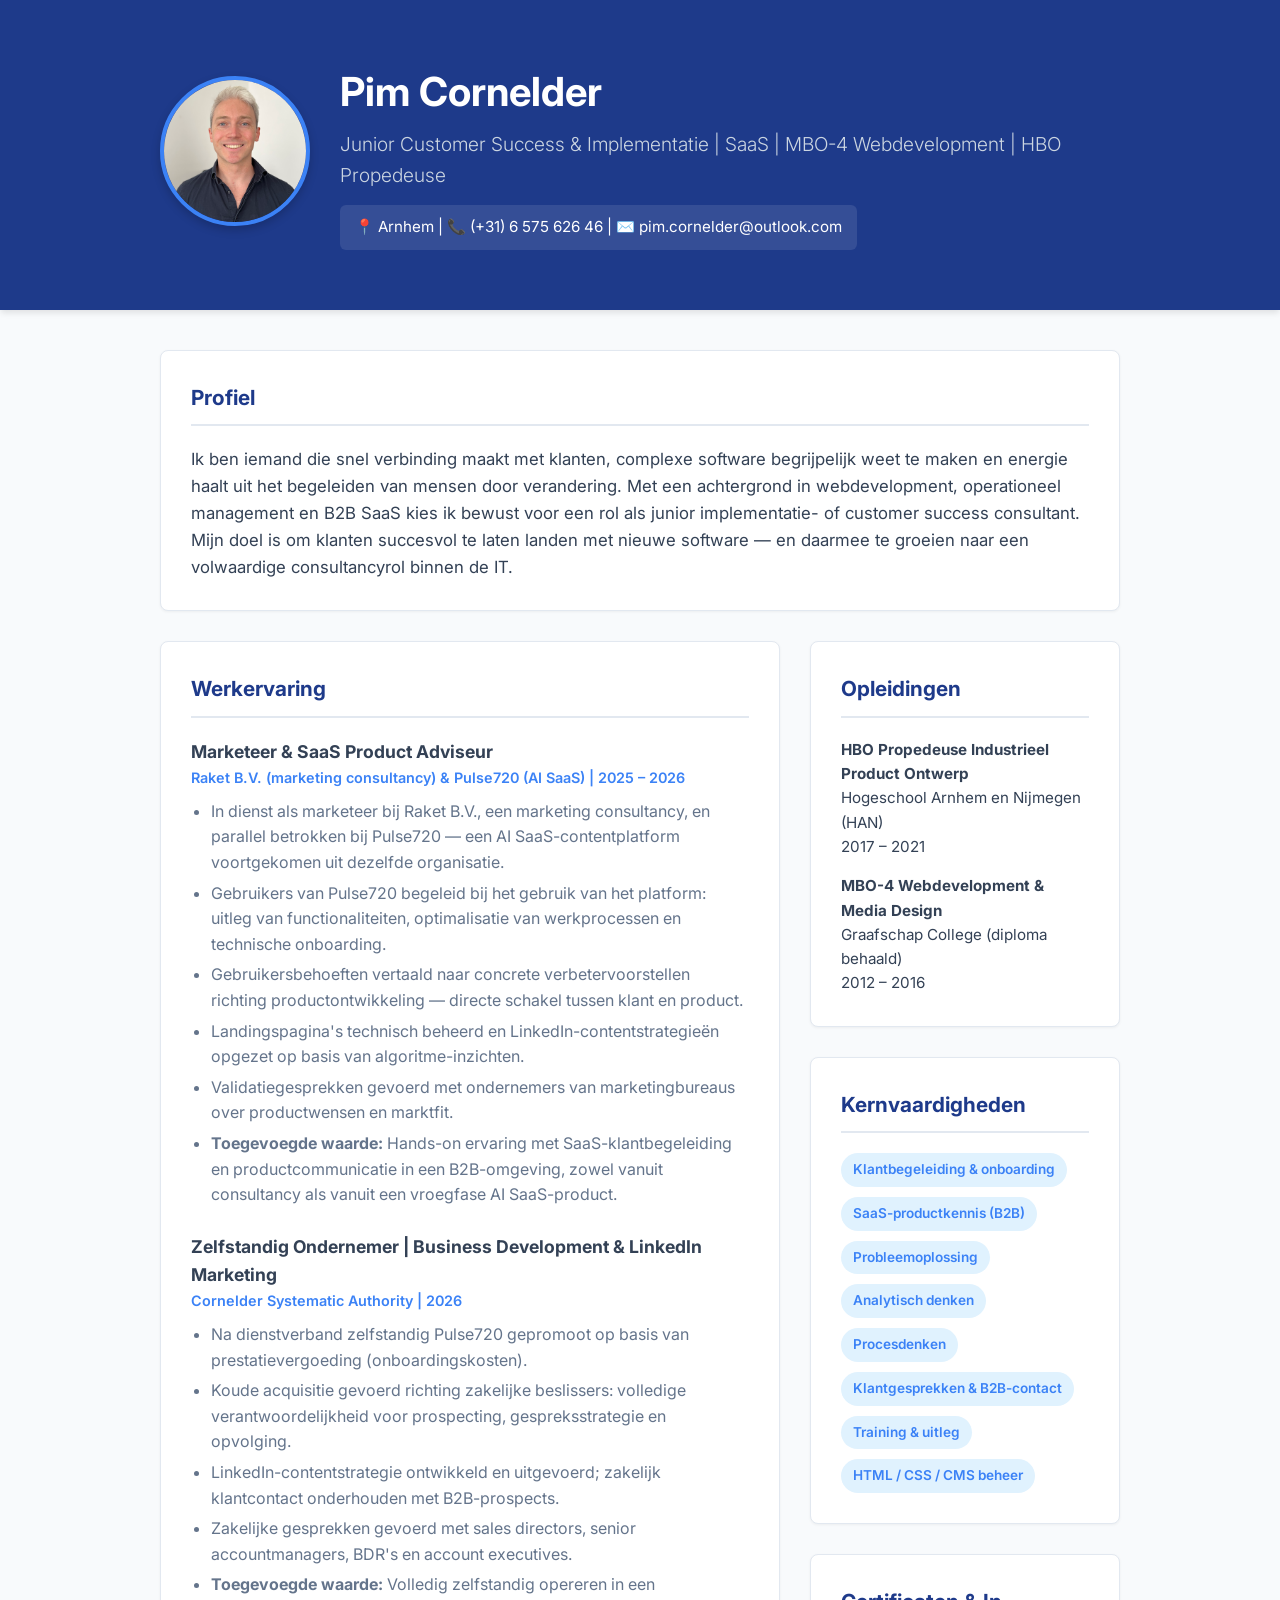
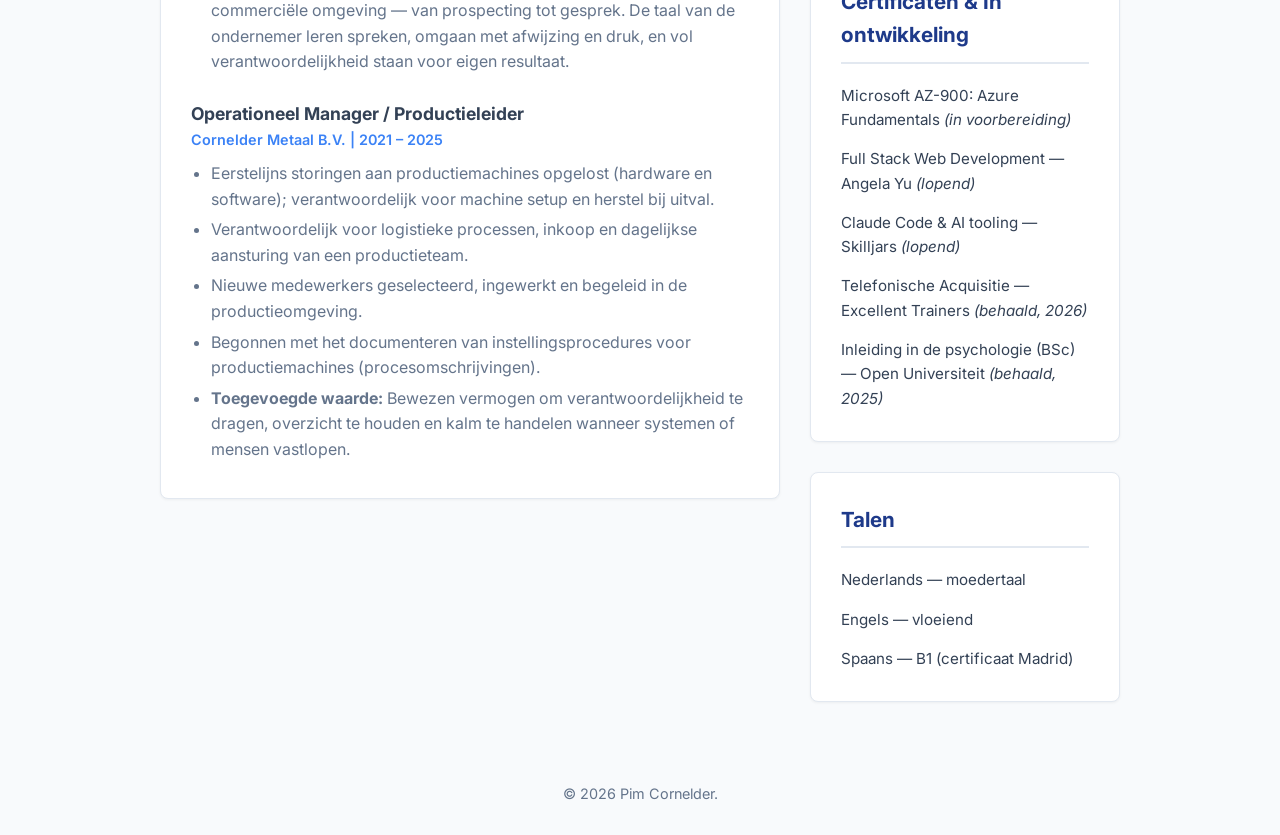
<file: index.html>
<!DOCTYPE html>
<html lang="nl">
<head>
    <meta charset="UTF-8">
    <meta name="viewport" content="width=device-width, initial-scale=1.0">
    <title>Pim Cornelder | Junior Customer Success & Implementatie</title>
    <link rel="stylesheet" href="style.css">
    <link href="https://fonts.googleapis.com/css2?family=Inter:wght@300;400;600;700&display=swap" rel="stylesheet">
</head>
<body>

    <header class="hero">
        <div class="container hero-content">
            <div class="profile-image-container">
                <img src="./pim-profiel.png" alt="Pim Cornelder" class="profile-image" onerror="this.src='https://via.placeholder.com/150'">
            </div>
            <div class="hero-text">
                <h1>Pim Cornelder</h1>
                <h2>Junior Customer Success & Implementatie | SaaS | MBO-4 Webdevelopment | HBO Propedeuse</h2>
                <div class="contact-info">
                    <p>📍 Arnhem | 📞 (+31) 6 575 626 46 | ✉️ pim.cornelder@outlook.com</p>
                </div>
            </div>
        </div>
    </header>

    <main class="container">
        
        <section class="card profile-section">
            <h3>Profiel</h3>
            <p>Ik ben iemand die snel verbinding maakt met klanten, complexe software begrijpelijk weet te maken en energie haalt uit het begeleiden van mensen door verandering. Met een achtergrond in webdevelopment, operationeel management en B2B SaaS kies ik bewust voor een rol als junior implementatie- of customer success consultant. Mijn doel is om klanten succesvol te laten landen met nieuwe software — en daarmee te groeien naar een volwaardige consultancyrol binnen de IT.</p>
        </section>

        <section class="grid-layout">
            <div class="main-column">
                
                <section class="card">
                    <h3>Werkervaring</h3>

                    <div class="job">
                        <h4>Marketeer & SaaS Product Adviseur</h4>
                        <span class="company">Raket B.V. (marketing consultancy) & Pulse720 (AI SaaS) | 2025 – 2026</span>
                        <ul>
                            <li>In dienst als marketeer bij Raket B.V., een marketing consultancy, en parallel betrokken bij Pulse720 — een AI SaaS-contentplatform voortgekomen uit dezelfde organisatie.</li>
                            <li>Gebruikers van Pulse720 begeleid bij het gebruik van het platform: uitleg van functionaliteiten, optimalisatie van werkprocessen en technische onboarding.</li>
                            <li>Gebruikersbehoeften vertaald naar concrete verbetervoorstellen richting productontwikkeling — directe schakel tussen klant en product.</li>
                            <li>Landingspagina's technisch beheerd en LinkedIn-contentstrategieën opgezet op basis van algoritme-inzichten.</li>
                            <li>Validatiegesprekken gevoerd met ondernemers van marketingbureaus over productwensen en marktfit.</li>
                            <li><strong>Toegevoegde waarde:</strong> Hands-on ervaring met SaaS-klantbegeleiding en productcommunicatie in een B2B-omgeving, zowel vanuit consultancy als vanuit een vroegfase AI SaaS-product.</li>
                        </ul>
                    </div>

                    <div class="job">
                        <h4>Zelfstandig Ondernemer | Business Development & LinkedIn Marketing</h4>
                        <span class="company">Cornelder Systematic Authority | 2026</span>
                        <ul>
                            <li>Na dienstverband zelfstandig Pulse720 gepromoot op basis van prestatievergoeding (onboardingskosten).</li>
                            <li>Koude acquisitie gevoerd richting zakelijke beslissers: volledige verantwoordelijkheid voor prospecting, gespreksstrategie en opvolging.</li>
                            <li>LinkedIn-contentstrategie ontwikkeld en uitgevoerd; zakelijk klantcontact onderhouden met B2B-prospects.</li>
                            <li>Zakelijke gesprekken gevoerd met sales directors, senior accountmanagers, BDR's en account executives.</li>
                            <li><strong>Toegevoegde waarde:</strong> Volledig zelfstandig opereren in een commerciële omgeving — van prospecting tot gesprek. De taal van de ondernemer leren spreken, omgaan met afwijzing en druk, en vol verantwoordelijkheid staan voor eigen resultaat.</li>
                        </ul>
                    </div>

                    <div class="job">
                        <h4>Operationeel Manager / Productieleider</h4>
                        <span class="company">Cornelder Metaal B.V. | 2021 – 2025</span>
                        <ul>
                            <li>Eerstelijns storingen aan productiemachines opgelost (hardware en software); verantwoordelijk voor machine setup en herstel bij uitval.</li>
                            <li>Verantwoordelijk voor logistieke processen, inkoop en dagelijkse aansturing van een productieteam.</li>
                            <li>Nieuwe medewerkers geselecteerd, ingewerkt en begeleid in de productieomgeving.</li>
                            <li>Begonnen met het documenteren van instellingsprocedures voor productiemachines (procesomschrijvingen).</li>
                            <li><strong>Toegevoegde waarde:</strong> Bewezen vermogen om verantwoordelijkheid te dragen, overzicht te houden en kalm te handelen wanneer systemen of mensen vastlopen.</li>
                        </ul>
                    </div>

                </section>

            </div>

            <div class="sidebar">
                
                <section class="card">
                    <h3>Opleidingen</h3>
                    <ul class="education-list">
                        <li>
                            <strong>HBO Propedeuse Industrieel Product Ontwerp</strong>
                            <br>Hogeschool Arnhem en Nijmegen (HAN)
                            <br>2017 – 2021
                        </li>
                        <li>
                            <strong>MBO-4 Webdevelopment & Media Design</strong>
                            <br>Graafschap College (diploma behaald)
                            <br>2012 – 2016
                        </li>
                    </ul>
                </section>

                <section class="card">
                    <h3>Kernvaardigheden</h3>
                    <div class="skills-tags">
                        <span class="tag">Klantbegeleiding & onboarding</span>
                        <span class="tag">SaaS-productkennis (B2B)</span>
                        <span class="tag">Probleemoplossing</span>
                        <span class="tag">Analytisch denken</span>
                        <span class="tag">Procesdenken</span>
                        <span class="tag">Klantgesprekken & B2B-contact</span>
                        <span class="tag">Training & uitleg</span>
                        <span class="tag">HTML / CSS / CMS beheer</span>
                    </div>
                </section>

                <section class="card">
                    <h3>Certificaten & In ontwikkeling</h3>
                    <ul class="education-list">
                        <li>Microsoft AZ-900: Azure Fundamentals <em>(in voorbereiding)</em></li>
                        <li>Full Stack Web Development — Angela Yu <em>(lopend)</em></li>
                        <li>Claude Code & AI tooling — Skilljars <em>(lopend)</em></li>
                        <li>Telefonische Acquisitie — Excellent Trainers <em>(behaald, 2026)</em></li>
                        <li>Inleiding in de psychologie (BSc) — Open Universiteit <em>(behaald, 2025)</em></li>
                    </ul>
                </section>

                <section class="card">
                    <h3>Talen</h3>
                    <ul class="education-list">
                        <li>Nederlands — moedertaal</li>
                        <li>Engels — vloeiend</li>
                        <li>Spaans — B1 (certificaat Madrid)</li>
                    </ul>
                </section>

            </div>
        </section>

    </main>

    <footer>
        <p>&copy; 2026 Pim Cornelder.</p>
    </footer>

</body>
</html>
</file>
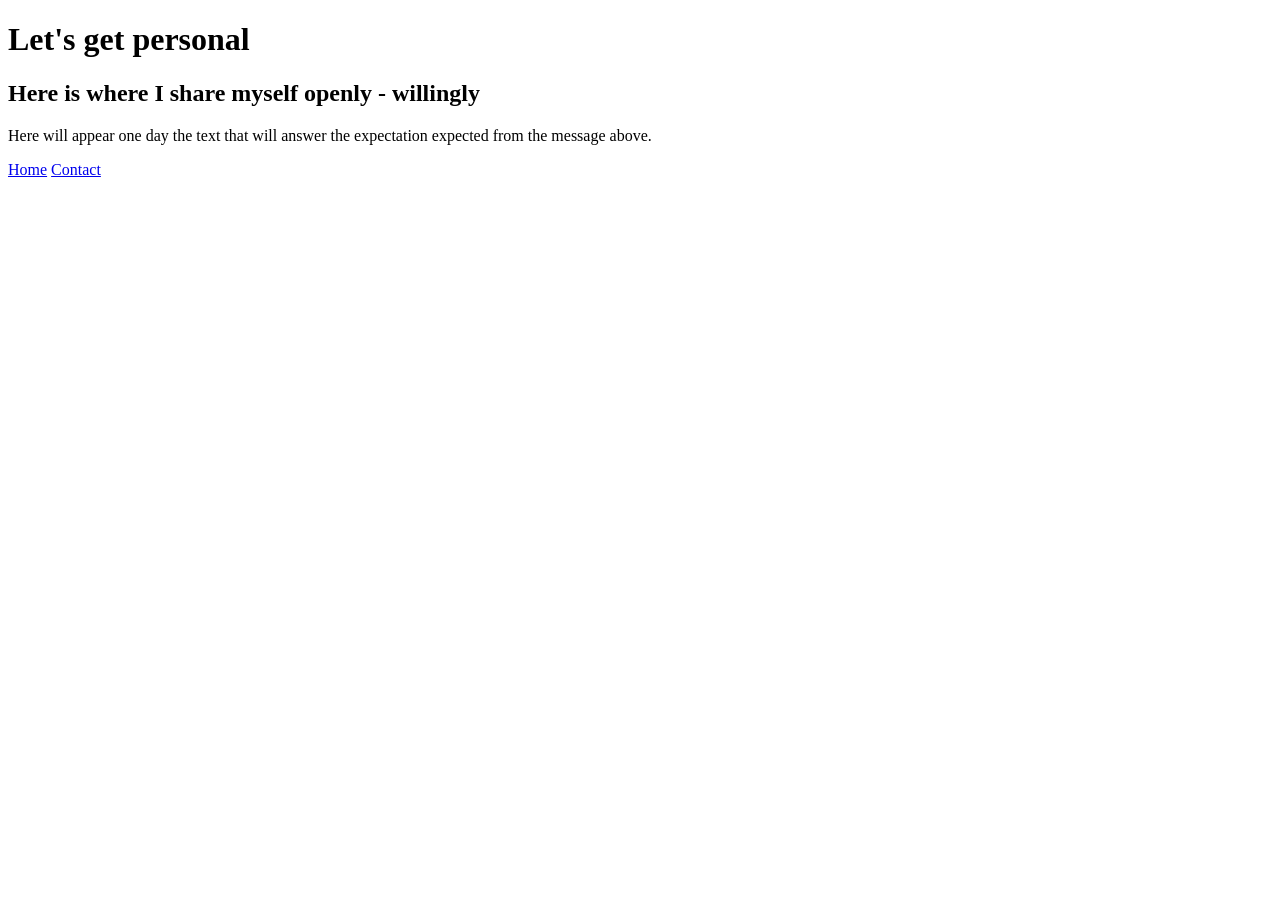
<file: public/about.html>
<!DOCTYPE html>
<html lang="en">

<head>
    <meta charset="utf-8">
    <title>About me</title>
</head>

<body>
    <h1>Let's get personal</h1>
    <h2>Here is where I share myself openly - willingly</h2>

    <p>Here will appear one day the text that will answer the expectation expected from the message above.</p>

    <footer>
        <a href="../index.html">Home</a> <a href="./contact.html">Contact</a>
    </footer>
</body>

</html>
</file>
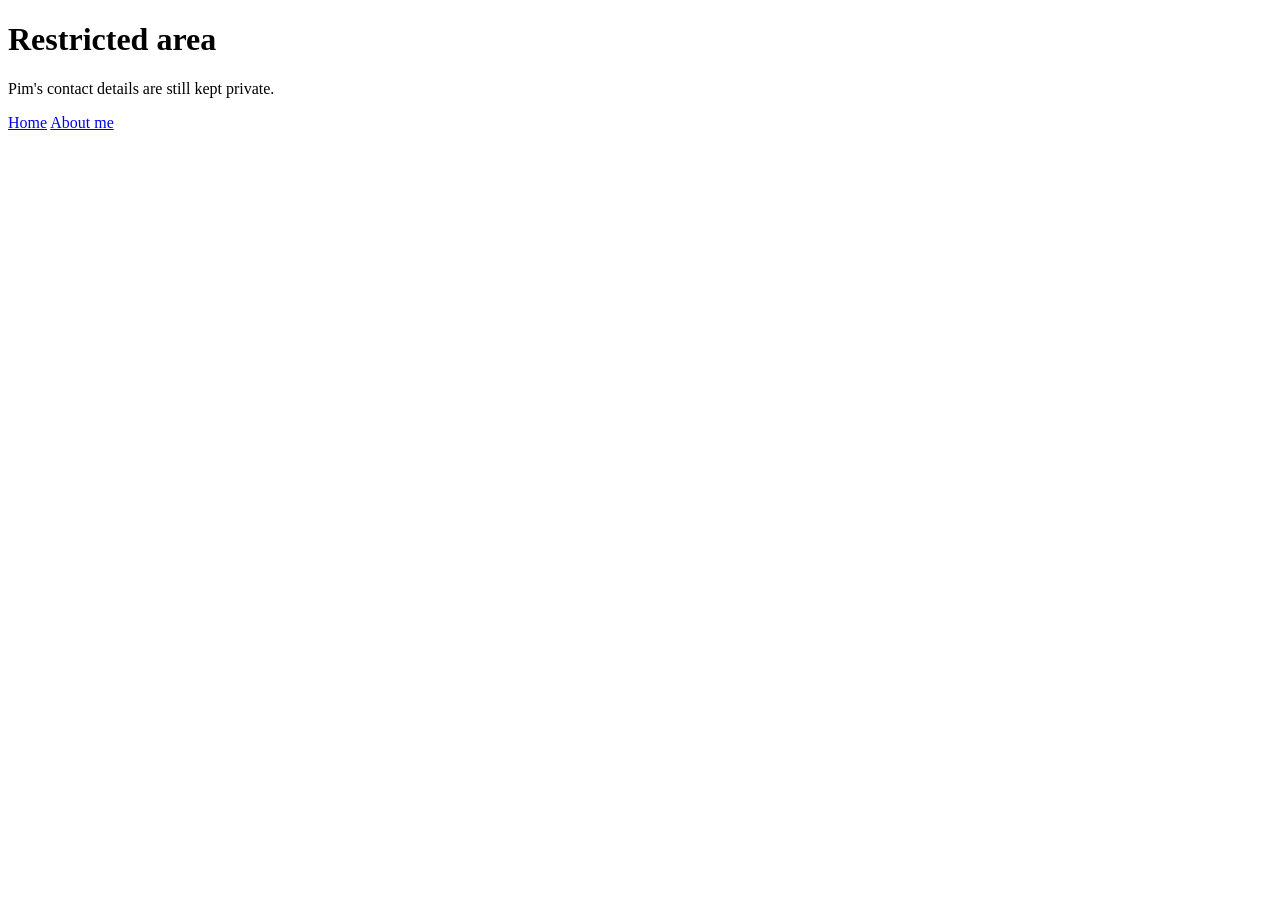
<file: public/contact.html>
<!DOCTYPE html>
<html lang="en">

<head>

</head>

<body>
    <h1>Restricted area</h1>
    <p>Pim's contact details are still kept private.</p>

    <footer>
        <a href="../index.html">Home</a> <a href="./about.html">About me</a>
    </footer>
</body>

</html>
</file>
<file: style.css>
/* Basis Reset & Variabelen */
* {
    margin: 0;
    padding: 0;
    box-sizing: border-box;
}

:root {
    --primary-color: #1e3a8a; /* Zakelijk, betrouwbaar donkerblauw */
    --secondary-color: #3b82f6; /* Fris blauw voor accenten */
    --text-dark: #334155;
    --text-light: #64748b;
    --bg-light: #f8fafc;
    --white: #ffffff;
    --border-color: #e2e8f0;
}

body {
    font-family: 'Inter', sans-serif;
    background-color: var(--bg-light);
    color: var(--text-dark);
    line-height: 1.6;
}

.container {
    max-width: 1000px;
    margin: 0 auto;
    padding: 0 20px;
}

/* Header / Hero Sectie */
.hero {
    background-color: var(--primary-color);
    color: var(--white);
    padding: 60px 0;
    margin-bottom: 40px;
    box-shadow: 0 4px 6px -1px rgba(0, 0, 0, 0.1);
}

.hero-content {
    display: flex;
    align-items: center;
    gap: 30px;
}

.profile-image {
    width: 150px;
    height: 150px;
    border-radius: 50%;
    object-fit: cover;
    border: 4px solid var(--secondary-color);
    box-shadow: 0 4px 10px rgba(0,0,0,0.2);
}

.hero-text h1 {
    font-size: 2.5rem;
    font-weight: 700;
    margin-bottom: 5px;
}

.hero-text h2 {
    font-size: 1.2rem;
    font-weight: 300;
    color: #cbd5e1;
    margin-bottom: 15px;
}

.contact-info {
    font-size: 0.95rem;
    background: rgba(255, 255, 255, 0.1);
    padding: 10px 15px;
    border-radius: 6px;
    display: inline-block;
}

/* Layout System */
.grid-layout {
    display: grid;
    grid-template-columns: 2fr 1fr;
    gap: 30px;
}

/* Cards */
.card {
    background: var(--white);
    border-radius: 8px;
    padding: 30px;
    margin-bottom: 30px;
    box-shadow: 0 1px 3px rgba(0,0,0,0.05);
    border: 1px solid var(--border-color);
}

.card h3 {
    color: var(--primary-color);
    font-size: 1.3rem;
    margin-bottom: 20px;
    padding-bottom: 10px;
    border-bottom: 2px solid var(--border-color);
}

.profile-section p {
    font-size: 1.05rem;
    color: var(--text-dark);
}

/* Job Styling */
.job {
    margin-bottom: 25px;
}

.job:last-child {
    margin-bottom: 0;
}

.job h4 {
    font-size: 1.1rem;
    color: var(--text-dark);
}

.job .company {
    display: block;
    font-size: 0.9rem;
    color: var(--secondary-color);
    font-weight: 600;
    margin-bottom: 10px;
}

.job ul {
    list-style-type: disc;
    padding-left: 20px;
    color: var(--text-light);
}

.job ul li {
    margin-bottom: 5px;
}

/* Sidebar Lists */
.education-list {
    list-style: none;
    padding: 0;
}

.education-list li {
    margin-bottom: 15px;
    font-size: 0.95rem;
    color: var(--text-dark);
}

.education-list li:last-child {
    margin-bottom: 0;
}

/* Skills Tags */
.skills-tags {
    display: flex;
    flex-wrap: wrap;
    gap: 10px;
}

.tag {
    background-color: #e0f2fe;
    color: var(--secondary-color);
    padding: 6px 12px;
    border-radius: 20px;
    font-size: 0.85rem;
    font-weight: 600;
}

/* Footer */
footer {
    text-align: center;
    padding: 30px 0;
    color: var(--text-light);
    font-size: 0.9rem;
    margin-top: 20px;
}

/* Responsive Design voor Mobiel */
@media (max-width: 768px) {
    .grid-layout {
        grid-template-columns: 1fr;
    }
    
    .hero-content {
        flex-direction: column;
        text-align: center;
    }
}
</file>
